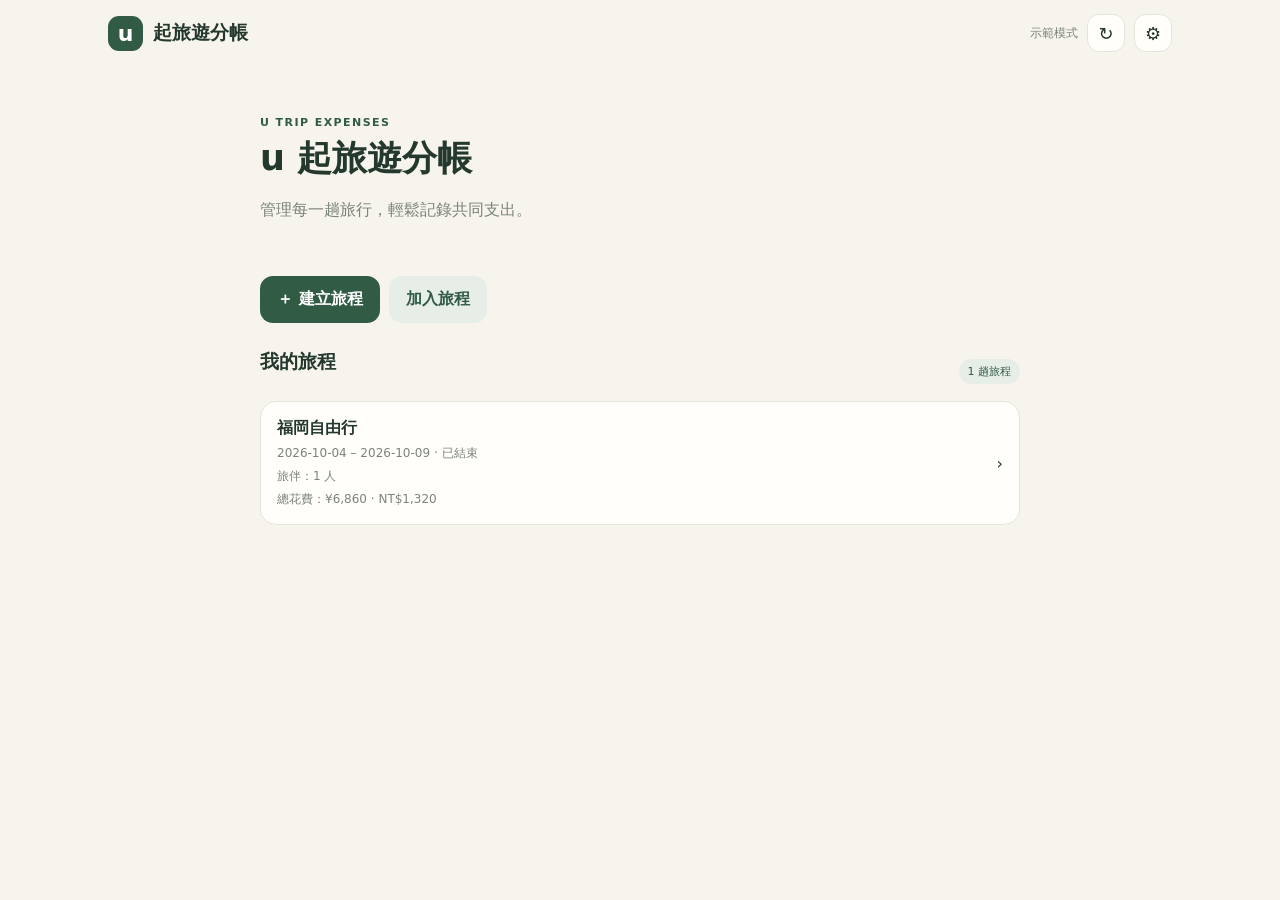
<file: index.html>
<!---html--->
<!doctype html>
<!-- 宣告這是一份 HTML5 網頁文件 -->

<html lang="zh-Hant">
<!-- 設定網頁主要語言為繁體中文 -->

<head>
  <!-- 網頁基本設定 -->

  <meta charset="utf-8">
  <!-- 設定文字編碼為 UTF-8，避免中文亂碼 -->

  <meta name="viewport" content="width=device-width, initial-scale=1, viewport-fit=cover">
  <!-- 讓網頁依照裝置螢幕寬度調整，支援手機與桌面版 -->

  <meta name="theme-color" content="#f6f4ec">
  <!-- 設定支援的瀏覽器介面主題顏色 -->

  <meta name="description" content="u 起旅遊分帳｜多人旅行記帳與分帳">
  <!-- 網頁簡介，供搜尋引擎等服務參考 -->

  <title>u 起旅遊分帳</title>
  <!-- 設定瀏覽器分頁顯示的名稱 -->

  <link rel="manifest" href="./manifest.json">
  <!-- 載入 PWA 網頁應用程式設定檔 -->

  <link rel="stylesheet" href="./style.css">
  <!-- 載入 CSS 樣式表，控制網頁外觀 -->
</head>

<body>
  <!-- 網頁實際顯示的內容 -->

  <div class="app-shell">
    <!-- 整個應用程式的最外層容器 -->

    <header class="topbar">
      <!-- 頂部導覽區域 -->

      <a class="brand" href="#" data-page="home">
        <!-- 品牌名稱，點擊後可導向首頁 -->

        <span class="brand-mark">u</span>
        <!-- 品牌圖示 -->

        起旅遊分帳
      </a>

      <div class="top-actions">
        <!-- 頂部右側操作區 -->

        <span id="sync-status">示範模式</span>
        <!-- 顯示目前同步或資料連線狀態 -->

        <button class="icon-button" type="button" data-action="sync" aria-label="手動同步">↻</button>
        <!-- 手動同步按鈕 -->

        <button class="icon-button" type="button" data-page="settings" aria-label="設定">⚙️</button>
        <!-- 設定按鈕，點擊後開啟設定頁面 -->
      </div>
    </header>

    <main id="view" class="view" tabindex="-1"></main>
    <!-- 主要內容顯示區域，由 JavaScript 動態切換不同頁面 -->

    <nav class="bottom-nav" aria-label="主要導覽">
      
      <button type="button" data-page="trip" class="nav-item">
    ▤<small>總覽</small>
  </button>
  
  <button type="button" data-page="itinerary" class="nav-item">
    ▦<small>行程</small>
  </button>
  
  <!-- 記帳導覽：修改日期 2026-11-14 -->
  <button type="button" data-page="bookkeeping" class="nav-item">
    🧾<small>記帳</small>
  </button>

  <button type="button" data-page="members" class="nav-item">
    ♙<small>旅伴</small>
  </button>

  <button type="button" data-page="settlement" class="nav-item">
    ＄<small>結算</small>
  </button>
</nav>
</div>

  <dialog id="dialog" class="app-dialog">
    <!-- 彈出式對話框，用於顯示表單或確認訊息 -->

    <div id="dialog-content"></div>
    <!-- 對話框內的內容，由 JavaScript 動態產生 -->
  </dialog>

  <div id="toast" class="toast" role="status" aria-live="polite"></div>
  <!-- 訊息提示區，例如操作成功或發生錯誤時顯示 -->

  <script src="./app.js" defer></script>
  <!-- 載入 JavaScript 程式，defer 代表 HTML 解析完成後再執行 -->

</body>
</html>
</file>
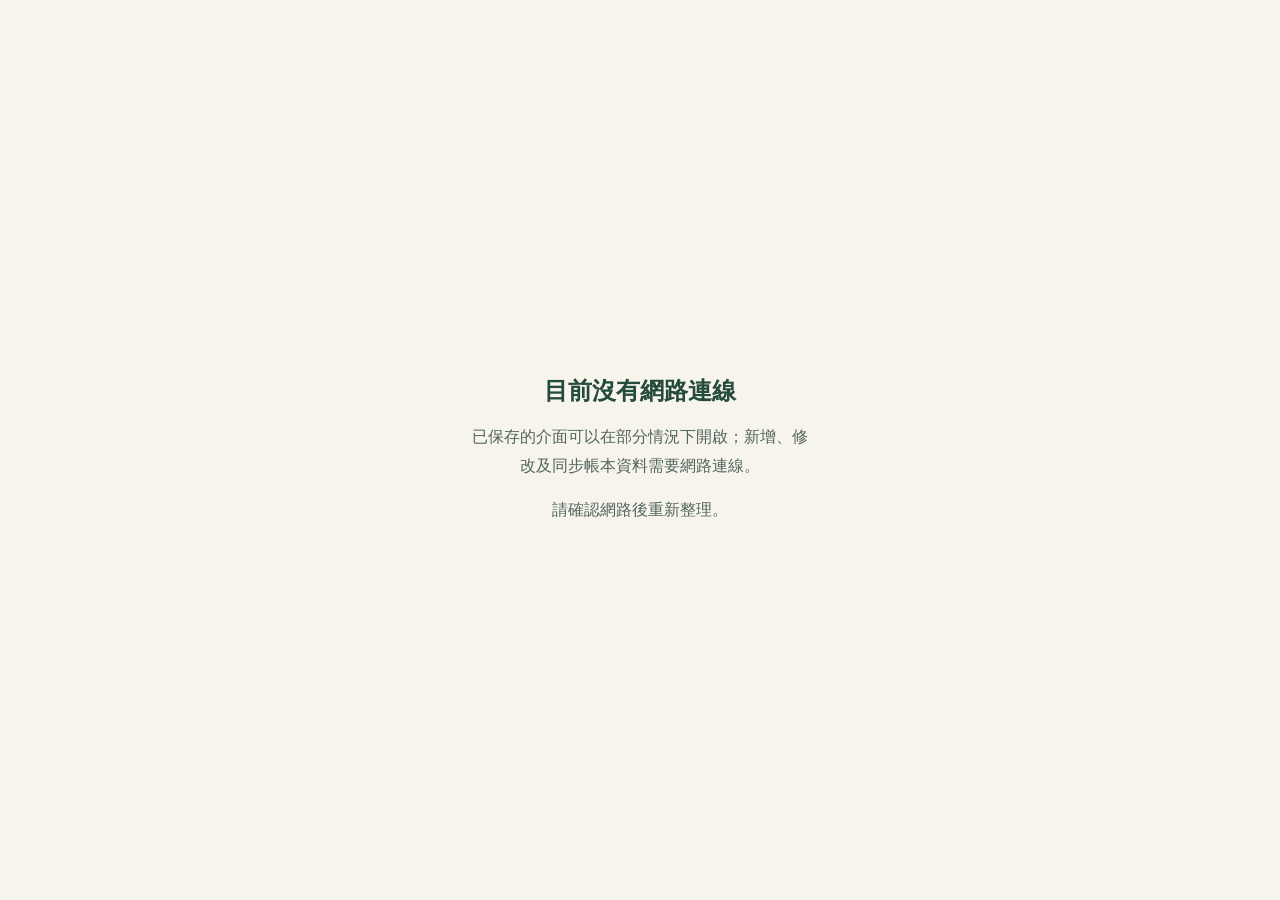
<file: offline.html>
<!doctype html>
<html lang="zh-Hant">
<head>
<meta charset="utf-8">
<meta name="viewport" content="width=device-width, initial-scale=1">
<meta name="theme-color" content="#244B3C">
<title>目前離線｜u 起分帳</title>
<style>
body{margin:0;min-height:100vh;display:grid;place-items:center;background:#F7F4EC;color:#244B3C;font-family:system-ui,sans-serif}
main{max-width:340px;padding:32px;text-align:center}
h1{font-size:1.5rem}p{line-height:1.8;color:#52665d}
</style>
</head>
<body><main><h1>目前沒有網路連線</h1><p>已保存的介面可以在部分情況下開啟；新增、修改及同步帳本資料需要網路連線。</p><p>請確認網路後重新整理。</p></main></body>
</html>
</file>
<file: style.css>
/* ==============================
   行程頁面（依 2026-11-26 規格）
   ============================== */
.itinerary-list {
  display: grid;
  gap: 12px;
}

.itinerary-day {
  border: 1px solid var(--line);
  border-radius: 14px;
  background: var(--surface);
  padding: 12px 14px;
}

.itinerary-day-header {
  display: flex;
  align-items: baseline;
  gap: 8px;
  margin-bottom: 8px;
  padding-bottom: 6px;
  border-bottom: 1px solid var(--line);
}

.itinerary-date {
  font-weight: 800;
  font-size: 15px;
  color: var(--ink);
}

.itinerary-weekday {
  font-size: 12px;
  color: var(--muted);
  font-weight: 600;
}

.itinerary-spots {
  display: grid;
  gap: 8px;
}

.itinerary-spot {
  padding: 8px 10px;
  border-radius: 10px;
  background: var(--bg);
  border: 1px solid var(--line);
}

.itinerary-spot-name {
  font-weight: 700;
  font-size: 14px;
  color: var(--ink);
  display: flex;
  align-items: center;
  gap: 8px;
}

.itinerary-map-link {
  font-size: 11px;
  color: var(--green);
  text-decoration: none;
  border: 1px solid var(--line);
  border-radius: 6px;
  padding: 2px 6px;
}

.itinerary-address,
.itinerary-time,
.itinerary-transport,
.itinerary-note {
  font-size: 12px;
  color: var(--muted);
  margin-top: 2px;
  line-height: 1.5;
}

.itinerary-empty {
  padding: 8px 0;
}

/* 定義網站共用的顏色變數、字體、文字顏色與背景色。 */
:root {
  --bg: #f6f4ec; --surface: #fffefa; --soft: #e7eee7; --ink: #24382e;
  --muted: #7b847c; --green: #315b45; --line: #e6e5dc; --danger: #b64c42;
  font-family: Inter, system-ui, -apple-system, BlinkMacSystemFont, "Noto Sans TC", sans-serif;
  color: var(--ink); background: var(--bg);
}

/* 深色模式：使用 data-theme="dark" 時，替換主要顏色變數。 */
:root[data-theme="dark"] {
  color-scheme: dark; --bg: #171d19; --surface: #222b25; --soft: #304337;
  --ink: #edf1e9; --muted: #a6b0a7; --green: #a9c9ae; --line: #39443c;
}

/* 所有元素使用 border-box，讓寬高計算包含內距與邊框。 */
* { box-sizing: border-box; }

/* 網頁主體的基本外觀。 */
body { margin: 0; background: var(--bg); color: var(--ink); }

/* 表單控制項沿用網站設定的字體。 */
button, input, select { font: inherit; }

/* 滑鼠移到按鈕時顯示可點擊游標。 */
button { cursor: pointer; }


/* ==============================
   2. 網站主要版面
   ============================== */

/* 最外層容器：限制最大寬度、至少填滿視窗高度，並預留底部空間。 */
.app-shell { max-width: 1100px; min-height: 100dvh; margin: auto; padding: 0 18px 100px; }

/* 頂部導覽列：水平排列內容，並固定在頁面捲動時的頂端。 */
.topbar { height: 66px; display: flex; align-items: center; justify-content: space-between; position: sticky; top: 0; z-index: 3; background: var(--bg); }

/* 品牌區域：排列品牌圖示與名稱，移除連結底線。 */
.brand { display: flex; gap: 10px; align-items: center; text-decoration: none; color: var(--ink); font-weight: 800; font-size: 19px; }

/* 品牌圖示：使用網格置中，設定尺寸、圓角及背景色。 */
.brand-mark { display: grid; place-items: center; width: 35px; height: 35px; border-radius: 11px; background: var(--green); color: white; font-size: 22px; }

/* 頂部右側操作區：排列操作按鈕及狀態文字。 */
.top-actions { display: flex; align-items: center; gap: 9px; color: var(--muted); font-size: 12px; }

/* 頂部圖示按鈕：設定尺寸、邊框、圓角與背景。 */
.icon-button { width: 38px; height: 38px; border: 1px solid var(--line); border-radius: 12px; background: var(--surface); color: var(--ink); font-size: 18px; }

/* 主要內容區：限制內容寬度並置中顯示。 */
.view { max-width: 760px; margin: auto; padding: 22px 0; outline: none; }

/* 首頁主視覺區塊的上下間距。 */
.hero { padding: 18px 0 20px; }


/* ==============================
   3. 標題與一般文字
   ============================== */

/* 英文小標題：設定顏色、字體粗細與字距。 */
.eyebrow { color: var(--green); font-size: 11px; font-weight: 800; letter-spacing: .13em; }

/* 第一層標題：依畫面寬度調整字體大小，設定行高與間距。 */
h1 { font-size: clamp(27px, 5vw, 35px); line-height: 1.25; margin: 8px 0; }

/* 第二層標題：設定字體大小及下方間距。 */
h2 { font-size: 19px; margin: 0 0 14px; }

/* 一般段落文字：使用輔助文字顏色與適當行高。 */
p { color: var(--muted); line-height: 1.6; }


/* ==============================
   4. 按鈕樣式
   ============================== */

/* 按鈕群組：允許換行，設定按鈕間距及上下外距。 */
.actions { display: flex; flex-wrap: wrap; gap: 9px; margin: 18px 0 24px; }

/* 主要按鈕：設定最小高度、內距、圓角、背景與文字樣式。 */
.btn { min-height: 44px; padding: 13px 17px; border: 0; border-radius: 13px; background: var(--green); color: white; font-weight: 750; }

/* 次要按鈕：使用淺色背景及綠色文字。 */
.btn.secondary { background: var(--soft); color: var(--green); }

/* 危險操作按鈕：例如取消或刪除資料。 */
.btn.danger { background: #f7e7e4; color: var(--danger); }

/* 小型按鈕：縮小高度、內距與字體。 */
.btn.small { min-height: 34px; padding: 8px 12px; font-size: 12px; }


/* ==============================
   5. 卡片與統計區塊
   ============================== */

/* 卡片及統計區塊共用外距、內距、邊框、圓角與背景。 */
.card, .stat { margin: 12px 0; padding: 17px; border: 1px solid var(--line); border-radius: 18px; background: var(--surface); }

/* 網格區域：預設分成左右兩欄，欄位間距為 10px。 */
.grid { display: grid; grid-template-columns: 1fr 1fr; gap: 10px; }

/* 統計區塊的小標題：獨立成行並與數字保持間距。 */
.stat small { display: block; margin-bottom: 7px; color: var(--muted); }

/* 統計區塊中的主要數字。 */
.stat strong { font-size: 23px; }


/* ==============================
   6. 區塊標題與旅行卡片
   ============================== */

/* 區塊標題列：標題與右側操作項目左右排列。 */
.section-head { display: flex; align-items: center; justify-content: space-between; gap: 12px; margin: 26px 0 12px; }

/* 記帳日期區塊：縮小日期與卡片邊框的距離。 */
/* 修改日期：2026-11-15 */
.card:has(> .section-head [data-action="toggle-bookkeeping-date"]) {
  padding: 8px;
}

/* 日期標題：移除多餘的上方外距。 */
/* 修改日期：2026-11-15 */
.card:has(> .section-head [data-action="toggle-bookkeeping-date"]) > .section-head {
  margin-top: 0;
}

/* 旅行卡片：整張卡片可作為點擊區域，內容左右排列。 */
.trip-card { display: flex; width: 100%; align-items: center; justify-content: space-between; gap: 12px; margin: 9px 0; padding: 16px; border: 1px solid var(--line); border-radius: 16px; background: var(--surface); color: var(--ink); text-align: left; }

/* 旅行名稱與旅伴名稱使用區塊顯示，讓文字各自換行。 */
.trip-card strong, .member-info strong { display: block; }

/* 旅行卡片內的資訊垂直排列。 */
.trip-card .trip-info { display: flex; flex-direction: column; align-items: flex-start; gap: 6px; }

/* 旅行日期、旅伴資訊及提示文字使用較小的輔助文字樣式。 */
.trip-card small, .member-info small, .hint { color: var(--muted); font-size: 12px; }

/* 一般狀態標籤：例如成員標記或一般狀態。 */
.pill { display: inline-block; margin-top: 5px; padding: 5px 9px; border-radius: 20px; background: var(--soft); color: var(--green); font-size: 11px; }

/* 待處理狀態標籤：使用橘色系背景與文字提醒。 */
.pill.pending { background: #fff0df; color: #98602e; }


/* ==============================
   7. 資料列與旅伴資訊
   ============================== */

/* 資料列：內容左右排列，底部加入分隔線。 */
.row { display: flex; align-items: center; justify-content: space-between; gap: 12px; padding: 12px 0; border-bottom: 1px solid var(--line); }

/* 最後一列不顯示底部邊框。 */
.row:last-child { border: 0; }

/* 旅伴資料列：頭像與文字水平排列。 */
.member { display: flex; align-items: center; gap: 10px; padding: 10px 0; }

/* 旅伴頭像：固定尺寸的圓形區域，文字置中顯示。 */
.avatar { display: grid; width: 36px; height: 36px; flex: 0 0 36px; place-items: center; border-radius: 50%; background: var(--soft); color: var(--green); font-weight: 800; }

/* 旅伴文字區域自動填滿剩餘空間。 */
.member-info { flex: 1; }


/* ==============================
   8. 表單樣式
   ============================== */

/* 表單使用網格排列，欄位之間保留固定間距。 */
.form { display: grid; gap: 14px; }

/* 單一欄位：標籤與輸入框垂直排列。 */
.field { display: grid; gap: 7px; }

/* 表單標籤的字體大小與粗細。 */
.field label { font-size: 13px; font-weight: 700; }

/* 表單輸入框與下拉選單共用寬度、高度、內距及外觀。 */
.field input, .field select { width: 100%; min-height: 44px; padding: 12px; border: 1px solid var(--line); border-radius: 11px; background: var(--surface); color: var(--ink); }

/* 表單欄位預設分成左右兩欄。 */
.form-grid { display: grid; grid-template-columns: 1fr 1fr; gap: 10px; }

/* 單選或勾選項目的外框與排列方式。 */
.choice { display: flex; align-items: center; gap: 8px; padding: 10px; border: 1px solid var(--line); border-radius: 11px; }

/* 返回按鈕：移除一般按鈕背景與邊框，呈現文字按鈕樣式。 */
.back { padding: 8px 0; border: 0; background: none; color: var(--green); font-weight: 750; }

/* 沒有資料時的提示區塊：文字置中並保留內距。 */
.empty { padding: 28px; color: var(--muted); text-align: center; }


/* ==============================
   9. 底部導覽列
   ============================== */

/* 手機版底部導覽列：固定於視窗底部並水平排列。 */
.bottom-nav { position: fixed; bottom: 0; left: 50%; z-index: 5; display: flex; width: min(100%, 1100px); justify-content: space-around; padding: 10px 8px calc(10px + env(safe-area-inset-bottom)); transform: translateX(-50%); border-top: 1px solid var(--line); background: var(--surface); }
.bottom-nav[hidden] { display: none !important; }
/* 導覽按鈕：圖示與文字垂直排列並置中。 */
.nav-item { display: grid; justify-items: center; gap: 3px; border: 0; background: none; color: var(--muted); font-size: 19px; }

/* 導覽按鈕中的文字標籤。 */
.nav-item small { font-size: 10px; }

/* 目前所在頁面的導覽按鈕：使用綠色並加粗文字。 */
.nav-item.active { color: var(--green); font-weight: 800; }


/* ==============================
   10. 對話視窗
   ============================== */

/* 對話視窗：依視窗寬度調整大小，設定內距、圓角及背景。 */
/* ==============================
   對話視窗：全螢幕版
   修改日期：2026-11-14
   ============================== */

/* 彈窗填滿視窗，內容過長時可在內部捲動。 */
#dialog {
  width: 100%;
  max-width: none;
  height: 100%;
  max-height: none;
  margin: 0;
  padding: 20px;
  border: none;
  border-radius: 0;
  background: var(--surface);
  color: var(--ink);
  overflow-y: auto;
}

/* 對話視窗開啟時，後方背景遮罩的顏色。 */
#dialog::backdrop { background: #14201988; }


/* ==============================
   11. 提示訊息
   ============================== */

/* 提示訊息固定在畫面下方，預設透明且不接受滑鼠點擊。 */
.toast { position: fixed; bottom: 88px; left: 50%; z-index: 8; padding: 10px 16px; transform: translateX(-50%); border-radius: 30px; background: var(--ink); color: var(--surface); opacity: 0; pointer-events: none; }

/* 加入 show 類別後，讓提示訊息顯示出來。 */
.toast.show { opacity: 1; }


/* ==============================
   12. 桌面版響應式設定
   ============================== */

/* 螢幕寬度達到 760px 以上時，套用桌面版配置。 */
@media (min-width: 760px) {

  /* 桌面版不需要預留手機底部導覽列的空間。 */
  .app-shell { padding-bottom: 100px; }

  /* 桌面版導覽列改為一般區塊，不再固定於視窗底部。 */
  .bottom-nav { position: fixed; bottom: 20px; left: 50%; transform: translateX(-50%); width: 80%; margin: 0; gap: 35px; border: 1px solid var(--line); border-radius: 16px 16px 0 0; }

  /* 增加桌面版主要內容區上方的間距。 */
  .view { padding-top: 32px; }
}


/* ==============================
   13. 手機版響應式設定
   ============================== */

/* 螢幕寬度在 480px 以下時，調整表單與卡片配置。 */
@media (max-width: 480px) {

  /* 表單欄位改成單欄排列，避免手機畫面過窄。 */
  .form-grid { grid-template-columns: 1fr; }

  /* 縮小卡片內距，增加手機畫面可用空間。 */
  .card { padding: 14px; }
}

/* ==============================
   14. 付款方式介面
   ============================== */

/* 付款方式：讓標題、現金、信用卡左右排列 */
.payment-method {
  display: flex;       /* 使用水平排列 */
  flex-wrap: wrap;
  align-items: center; /* 垂直置中 */
  gap: 12px;            /* 各項目之間的間距 */
}

/* 付款方式標題獨占一整行 */
.payment-method > label:first-child {
  width: 100%;
}

/* 現金與信用卡選項 */
.payment-method .choice {
  display: flex;
  flex: 1 1 0;
  min-width: 0;
  align-items: center;
  justify-content: center;
  gap: 4px;
  margin: 0;
}

/* 單選圓圈恢復正常尺寸 */
.payment-method .choice input[type="radio"] {
  width: auto;
  min-height: auto;
  padding: 0;
  margin: 0;
  flex: 0 0 auto;
}

/* 標題與關閉按鈕固定在同一水平列。 */
.dialog-header {
  display: flex;
  justify-content: space-between;
  align-items: center;
}

/* 標題不額外增加上下間距。 */
.dialog-header h2 {
  margin: 0;
}

/* 關閉按鈕。 */
.dialog-close {
  border: none;
  background: transparent;
  font-size: 28px;
  line-height: 1;
  cursor: pointer;
}

.expense-basic-info {
  display: grid;
  gap: 14px;
  margin: -21px -7px 0;
}

.expense-basic-info {
  /* 原本設定保持不變 */
}

#credit-card-reward-fields .form-grid {
  align-items: start;
}

#credit-card-reward-fields .field {
  grid-template-rows: auto 44px auto;
}

/* 修改日期：2026-11-19 */
/* 僅縮小新增支出頁面內的標題與欄位標籤間距 */
#expense-form h3 {
  margin-top: 10px;
  margin-bottom: 8px;
}

#expense-form .field {
  gap: 4px;
}

/* ==============================
   15. 消費品項明細與卡片樣式
   修改日期：2026-11-20
   ============================== */

/* 消費記錄模式切換器 */
.expense-mode-toggle {
  display: flex;
  gap: 8px;
}

.expense-mode-toggle .choice {
  flex: 1;
  justify-content: center;
  cursor: pointer;
  transition: background 0.15s, border-color 0.15s;
  user-select: none;
}

.expense-mode-toggle .choice input[type="radio"] {
  width: auto;
  min-height: auto;
  margin: 0;
}

.expense-mode-toggle .choice.active,
.expense-mode-toggle .choice:has(input:checked) {
  border-color: var(--green);
  background: var(--soft);
  font-weight: 700;
  color: var(--green);
}

/* 唯讀自動計算的日幣輸入框 */
input.readonly-calc {
  background: var(--soft);
  color: var(--ink);
  font-weight: 700;
  cursor: default;
}

/* 逐項記錄摘要卡片 */
.itemized-summary {
  margin: 10px 0;
  padding: 12px 14px;
  background: var(--soft);
  border: 1px solid var(--line);
  border-radius: 14px;
}

.itemized-summary-grid {
  display: flex;
  justify-content: space-between;
  align-items: center;
}

.itemized-summary-grid small {
  display: block;
  font-size: 11px;
  color: var(--muted);
  margin-bottom: 2px;
}

.itemized-summary-grid strong {
  font-size: 18px;
  color: var(--ink);
}

.itemized-calc-hint {
  margin-top: 6px;
  padding-top: 6px;
  border-top: 1px dashed var(--line);
}

.itemized-calc-hint .hint {
  font-size: 11px;
  color: var(--muted);
}

/* 品項卡片清單容器 */
.expense-items-list {
  display: grid;
  gap: 8px;
  margin: 10px 0;
  position: relative;
}

.item-empty-tip {
  padding: 20px 14px;
  text-align: center;
  font-size: 13px;
  color: var(--muted);
  border: 1px dashed var(--line);
  border-radius: 12px;
}

/* 單一品項卡片共用 */
.expense-item-card {
  border: 1px solid var(--line);
  border-radius: 14px;
  background: var(--surface);
  transition: transform 0.15s ease, box-shadow 0.15s ease, border-color 0.15s ease;
  user-select: none;
  touch-action: pan-y;
}

/* 收合卡片外觀（依 2026-11-20 規格：僅顯示名稱與折後金額） */
.expense-item-card.collapsed {
  cursor: pointer;
  padding: 10px 14px;
}

.expense-item-card.collapsed:hover {
  border-color: var(--green);
}

.item-card-collapsed-row {
  display: flex;
  align-items: center;
  justify-content: space-between;
  gap: 10px;
}

.drag-handle {
  display: flex;
  align-items: center;
  justify-content: center;
  color: var(--muted);
  font-size: 18px;
  line-height: 1;
  padding: 0 4px;
  cursor: grab;
  touch-action: none;
}

.item-summary-info {
  flex: 1;
  display: flex;
  align-items: center;
  justify-content: space-between;
  gap: 10px;
  overflow: hidden;
}

.item-summary-name {
  font-weight: 700;
  font-size: 14px;
  color: var(--ink);
  white-space: nowrap;
  overflow: hidden;
  text-overflow: ellipsis;
}

.item-summary-net {
  font-weight: 800;
  font-size: 15px;
  color: var(--green);
  white-space: nowrap;
}

.item-delete-btn {
  border: none;
  background: transparent;
  color: var(--muted);
  font-size: 16px;
  padding: 6px;
  border-radius: 8px;
  cursor: pointer;
  display: grid;
  place-items: center;
  line-height: 1;
}

.item-delete-btn:hover {
  background: #f7e7e4;
  color: var(--danger);
}

/* 展開卡片外觀（完整編輯欄位，底部僅設儲存按鈕） */
.expense-item-card.expanded {
  border: 1.5px solid var(--green);
  padding: 14px;
  box-shadow: 0 4px 14px rgba(49, 91, 69, 0.08);
  user-select: auto;
}

.item-card-header {
  display: flex;
  justify-content: space-between;
  align-items: center;
  margin-bottom: 12px;
  padding-bottom: 8px;
  border-bottom: 1px solid var(--line);
}

.item-card-title {
  font-weight: 800;
  font-size: 14px;
  color: var(--green);
}

.item-form-body {
  display: grid;
  gap: 10px;
}

.item-field-group label {
  font-size: 12px;
  font-weight: 700;
}

.required-star {
  color: var(--danger);
  font-weight: bold;
}

.optional-hint {
  font-size: 11px;
  color: var(--muted);
  font-weight: normal;
}

/* 即時小計欄 */
.item-calc-preview {
  display: flex;
  justify-content: space-between;
  align-items: center;
  background: var(--soft);
  padding: 8px 12px;
  border-radius: 10px;
  font-size: 12px;
  color: var(--muted);
}

.item-calc-preview b {
  color: var(--ink);
}

.item-calc-preview .calc-net-total b {
  color: var(--green);
  font-size: 14px;
}

/* 卡片底部操作區（規格規定僅設儲存） */
.item-card-actions {
  display: flex;
  justify-content: flex-end;
  margin-top: 4px;
}

/* 拖曳狀態回饋（依 2026-11-20 規格：卡片稍微放大並呈現浮起效果） */
.expense-item-card.is-dragging {
  transform: scale(1.03);
  box-shadow: 0 12px 30px rgba(0, 0, 0, 0.2);
  z-index: 100;
  opacity: 0.95;
  background: var(--surface);
  cursor: grabbing !important;
  border-color: var(--green);
  touch-action: none;
  user-select: none;
  -webkit-user-select: none;
}

/* 拖曳過程中的虛線空位佔位符（依 2026-11-20 規格：原位置顯示虛線空位） */
.drag-placeholder {
  border: 2px dashed var(--green);
  border-radius: 14px;
  background: rgba(49, 91, 69, 0.08);
  margin: 4px 0;
  min-height: 50px;
  pointer-events: none;
  transition: height 0.15s ease;
}

/* 錯誤提示與輸入框高亮（依 Notion 規格） */
.item-field-group input.has-error {
  border-color: var(--danger) !important;
  background-color: #fff6f5 !important;
}

:root[data-theme="dark"] .item-field-group input.has-error {
  background-color: #381f1d !important;
}

.item-error {
  display: block;
  color: var(--danger);
  font-size: 11px;
  margin-top: 3px;
  min-height: 14px;
}

/* 品項數量與單位：手機版左右並排 */
.item-form-body .form-grid {
  grid-template-columns: 1fr 1fr;
  align-items: start;
}

/* ==============================
   16. 依品項分配樣式
   ============================== */

/* 品項卡片內嵌之旅伴分配區塊 */
.item-allocation-card-block {
  margin-top: 14px;
  padding: 12px 14px;
  background: var(--bg);
  border: 1px solid var(--line);
  border-radius: 12px;
  display: grid;
  gap: 10px;
}

.item-allocation-card-header {
  display: flex;
  justify-content: space-between;
  align-items: center;
}

.item-allocation-card-title {
  font-size: 13px;
  font-weight: 700;
  color: var(--ink);
}

.allocation-badge {
  font-size: 11px;
  font-weight: 700;
  padding: 3px 8px;
  border-radius: 12px;
  white-space: nowrap;
}

.allocation-badge.complete {
  background: var(--soft);
  color: var(--green);
}

.allocation-badge.incomplete {
  background: #fff0df;
  color: #98602e;
}

.allocation-badge.over {
  background: #f7e7e4;
  color: var(--danger);
}

.allocation-members-list {
  display: grid;
  gap: 8px;
}

.allocation-member-row {
  display: flex;
  justify-content: space-between;
  align-items: center;
  gap: 12px;
  padding: 4px 0;
}

.allocation-member-info {
  display: flex;
  align-items: center;
  gap: 8px;
  flex: 1;
  min-width: 0;
}

.avatar-mini {
  width: 28px;
  height: 28px;
  border-radius: 50%;
  background: var(--soft);
  color: var(--green);
  font-weight: 700;
  font-size: 12px;
  display: grid;
  place-items: center;
  flex-shrink: 0;
}

.allocation-member-name {
  font-size: 13px;
  font-weight: 600;
  color: var(--ink);
  white-space: nowrap;
  overflow: hidden;
  text-overflow: ellipsis;
  cursor: pointer;
}

.allocation-member-input-wrap {
  display: flex;
  align-items: center;
  gap: 6px;
  width: 120px;
  flex-shrink: 0;
}

.allocation-quantity-input {
  width: 100%;
  min-height: 38px;
  height: 38px;
  padding: 6px 10px;
  text-align: right;
  border: 1px solid var(--line);
  border-radius: 9px;
  font-size: 14px;
  font-weight: 700;
  color: var(--ink);
  background: var(--surface);
  transition: border-color 0.15s ease, box-shadow 0.15s ease;
}

.allocation-quantity-input:focus {
  outline: none;
  border-color: var(--green);
  box-shadow: 0 0 0 2px rgba(49, 91, 69, 0.15);
}

.allocation-unit {
  font-size: 12px;
  color: var(--muted);
  white-space: nowrap;
}

.allocation-progress-bar-wrap {
  height: 6px;
  border-radius: 3px;
  background: var(--line);
  overflow: hidden;
  margin-top: 4px;
}

.allocation-progress-bar {
  height: 100%;
  background: #98602e;
  transition: width 0.2s ease, background-color 0.2s ease;
}

.allocation-progress-bar.complete {
  background: var(--green);
}

.allocation-progress-bar.over {
  background: var(--danger);
}

.allocation-footer-status {
  display: flex;
  justify-content: space-between;
  align-items: center;
  font-size: 12px;
  margin-top: 2px;
}

.allocation-progress-text {
  color: var(--muted);
}

.allocation-diff-text {
  font-weight: 700;
}

.allocation-diff-text.complete {
  color: var(--green);
}

.allocation-diff-text.incomplete {
  color: #98602e;
}

.allocation-diff-text.over {
  color: var(--danger);
}

.allocation-detail-list {
  font-size: 11px;
  color: var(--muted);
  margin-top: 2px;
}
/* ==============================
   行程頁日期導覽列（依 2026-11-28 規格）
   ============================== */
.itinerary-date-bar {
  position: sticky;
  top: 66px;
  z-index: 2;
  display: flex;
  gap: 6px;
  overflow-x: auto;
  padding: 8px 0;
  margin: 0 0 12px;
  background: var(--bg);
  scrollbar-width: none;
  -ms-overflow-style: none;
  scroll-snap-type: x mandatory;
}

.itinerary-date-bar::-webkit-scrollbar {
  display: none;
}

.itinerary-date-tab {
  flex: 0 0 auto;
  padding: 6px 10px;
  border: 1px solid var(--line);
  border-radius: 999px;
  background: var(--surface);
  color: var(--ink);
  font-size: 12px;
  font-weight: 600;
  cursor: pointer;
  white-space: nowrap;
  scroll-snap-align: start;
}

.itinerary-date-tab.active {
  background: var(--green);
  color: #fff;
  border-color: var(--green);
}/* 行程頁垂直時間軸（2026-11-28） */
.itinerary-timeline {
  display: flex;
  flex-direction: column;
  gap: 0;
  padding: 4px 0;
}

.timeline-row {
  display: flex;
  gap: 10px;
  align-items: stretch;
  touch-action: pan-y;
}

.timeline-time-col {
  flex: 0 0 52px;
  display: flex;
  align-items: center;
  justify-content: flex-end;
  padding-right: 4px;
}

.timeline-time {
  font-size: 12px;
  font-weight: 700;
  color: var(--muted);
  white-space: nowrap;
}

.timeline-dot-col {
  flex: 0 0 16px;
  display: flex;
  flex-direction: column;
  align-items: center;
  position: relative;
}

.timeline-dot {
  width: 10px;
  height: 10px;
  border-radius: 50%;
  background: var(--green);
  flex-shrink: 0;
  margin-top: 12px;
}

.timeline-line {
  width: 2px;
  flex: 1;
  background: var(--line);
  margin-top: 4px;
  min-height: 20px;
}

.timeline-card-col {
  flex: 1;
  min-width: 0;
  padding-bottom: 8px;
}

.timeline-transport-row {
  display: flex;
  gap: 10px;
  align-items: center;
  padding: 4px 0;
  touch-action: pan-y;
}

.timeline-transport-row .timeline-dot-col .timeline-line {
  background: var(--muted);
  opacity: 0.4;
}

.itinerary-transport {
  font-size: 12px;
  color: var(--muted);
  padding: 4px 8px;
  border: 1px dashed var(--line);
  border-radius: 8px;
  background: var(--bg);
  display: flex;
  align-items: center;
  gap: 6px;
  flex-wrap: wrap;
}

.timeline-add-row {
  display: flex;
  justify-content: flex-end;
  padding: 4px 0 4px 68px;
}

.timeline-add-row .btn {
  font-size: 11px;
  padding: 4px 8px;
  min-height: 28px;
}

.itinerary-spot {
  position: relative;
}

.itinerary-spot.is-dragging {
  transform: scale(1.02);
  box-shadow: 0 8px 20px rgba(0, 0, 0, 0.18);
  z-index: 100;
  opacity: 0.9;
  background: var(--surface);
  cursor: grabbing !important;
  touch-action: none;
}

.itinerary-drag-placeholder {
  border: 2px dashed var(--green);
  border-radius: 10px;
  background: rgba(49, 91, 69, 0.08);
  min-height: 60px;
  pointer-events: none;
}

.itinerary-drag-handle {
  display: inline-flex;
  align-items: center;
  justify-content: center;
  color: var(--muted);
  font-size: 16px;
  line-height: 1;
  padding: 0 4px;
  cursor: grab;
  touch-action: none;
  user-select: none;
}

@media (max-width: 480px) {
  .timeline-time-col {
    flex: 0 0 44px;
  }
  .timeline-time {
    font-size: 11px;
  }
}
</file>
